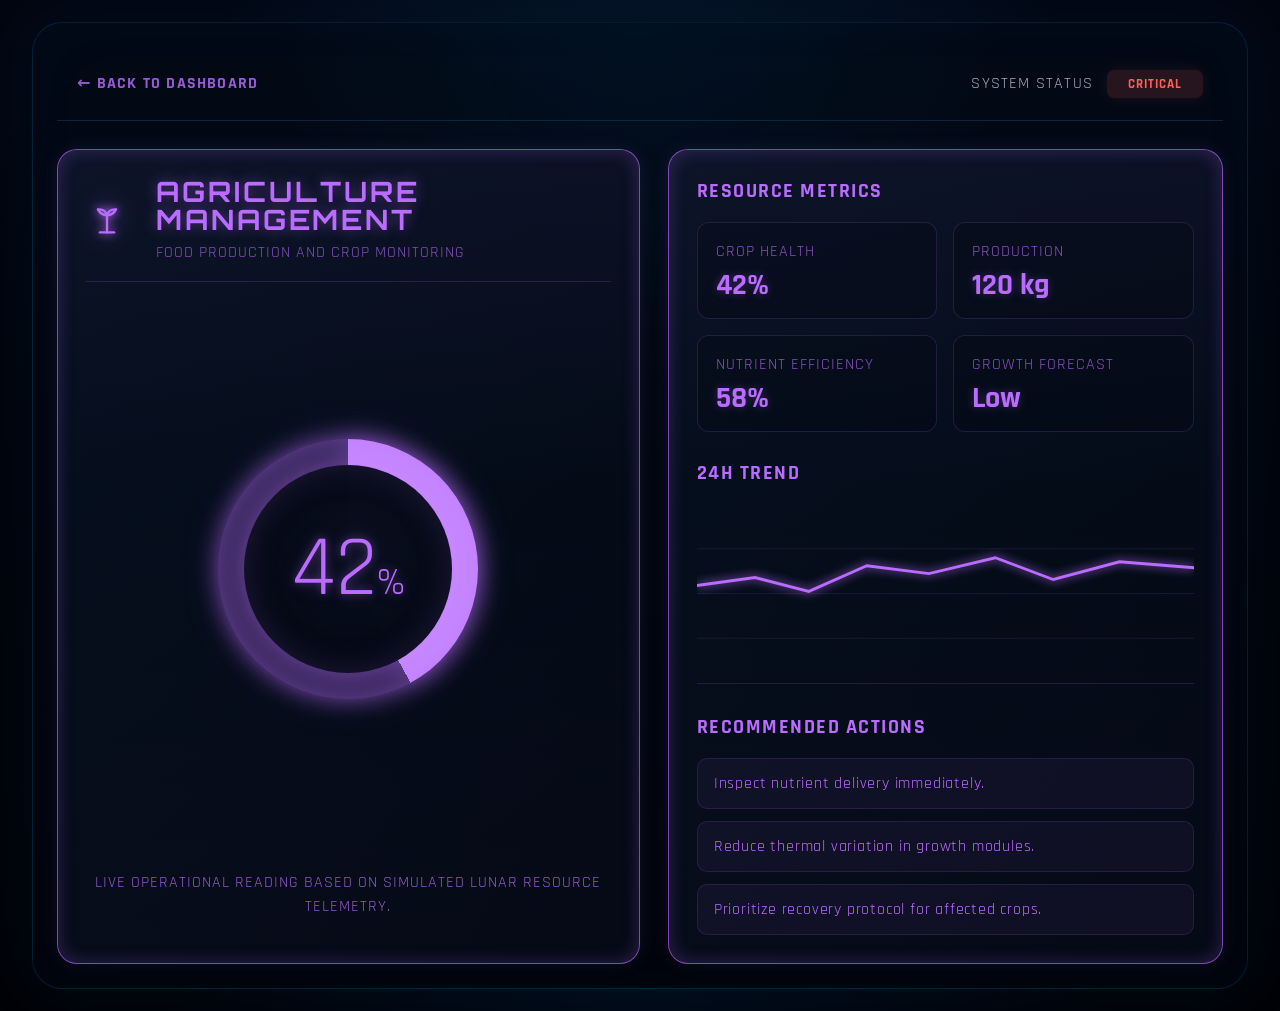
<file: agriculture.html>
<!DOCTYPE html>
<html lang="en">
<head>
  <meta charset="UTF-8" />
  <meta name="viewport" content="width=device-width, initial-scale=1.0" />
  <title>Agriculture Management | Luna Core</title>
  <link rel="preconnect" href="https://fonts.googleapis.com" />
  <link rel="preconnect" href="https://fonts.gstatic.com" crossorigin />
  <link href="https://fonts.googleapis.com/css2?family=Rajdhani:wght@500;600;700&family=Orbitron:wght@500;700;800&display=swap" rel="stylesheet" />
  <link rel="stylesheet" href="style.css" />
</head>
<body>
  <main class="dashboard detail-dashboard" style="--detail-color: var(--agriculture); --ring-color: var(--agriculture);">
    <header class="detail-topbar">
      <a class="back-link" href="index.html">← Back to Dashboard</a>
      <div class="detail-status">
        <span>System Status</span>
        <b class="status-badge status-critical">Critical</b>
      </div>
    </header>

    <section class="detail-layout">
      <article class="detail-hero">
        <header class="detail-title">
          <span class="card-icon"><svg viewBox="0 0 24 24" aria-hidden="true"><path d="M12 20V8" /><path d="M12 8c-2.8-.2-5-1.6-6.4-4.2 3.4-.2 5.6 1 6.4 4.2Z" /><path d="M12 8c2.8-.2 5-1.6 6.4-4.2-3.4-.2-5.6 1-6.4 4.2Z" /><path d="M7 20h10" /></svg></span>
          <div>
            <h1>Agriculture Management</h1>
            <p>Food production and crop monitoring</p>
          </div>
        </header>

        <div class="detail-main-metric">
          <div class="donut" style="--value:42; --ring-color:var(--agriculture);">
            <span>42<small>%</small></span>
          </div>
        </div>

        <p class="detail-summary">Live operational reading based on simulated lunar resource telemetry.</p>
      </article>

      <aside class="detail-panel">
        <h2>Resource Metrics</h2>
        <div class="detail-grid"><div class="detail-metric"><span>Crop Health</span><strong>42%</strong></div>
<div class="detail-metric"><span>Production</span><strong>120 kg</strong></div>
<div class="detail-metric"><span>Nutrient Efficiency</span><strong>58%</strong></div>
<div class="detail-metric"><span>Growth Forecast</span><strong>Low</strong></div></div>

        <h2 style="margin-top:28px;">24h Trend</h2>
        <svg class="detail-chart" viewBox="0 0 600 180" preserveAspectRatio="none" aria-hidden="true">
          <line x1="0" y1="45" x2="600" y2="45" />
          <line x1="0" y1="90" x2="600" y2="90" />
          <line x1="0" y1="135" x2="600" y2="135" />
          <polyline points="0,82 70,74 135,88 205,62 280,70 360,54 430,76 510,58 600,64" />
        </svg>

        <h2>Recommended Actions</h2>
        <ul class="action-list"><li>Inspect nutrient delivery immediately.</li>
<li>Reduce thermal variation in growth modules.</li>
<li>Prioritize recovery protocol for affected crops.</li></ul>
      </aside>
    </section>
  </main>
</body>
</html>
</file>
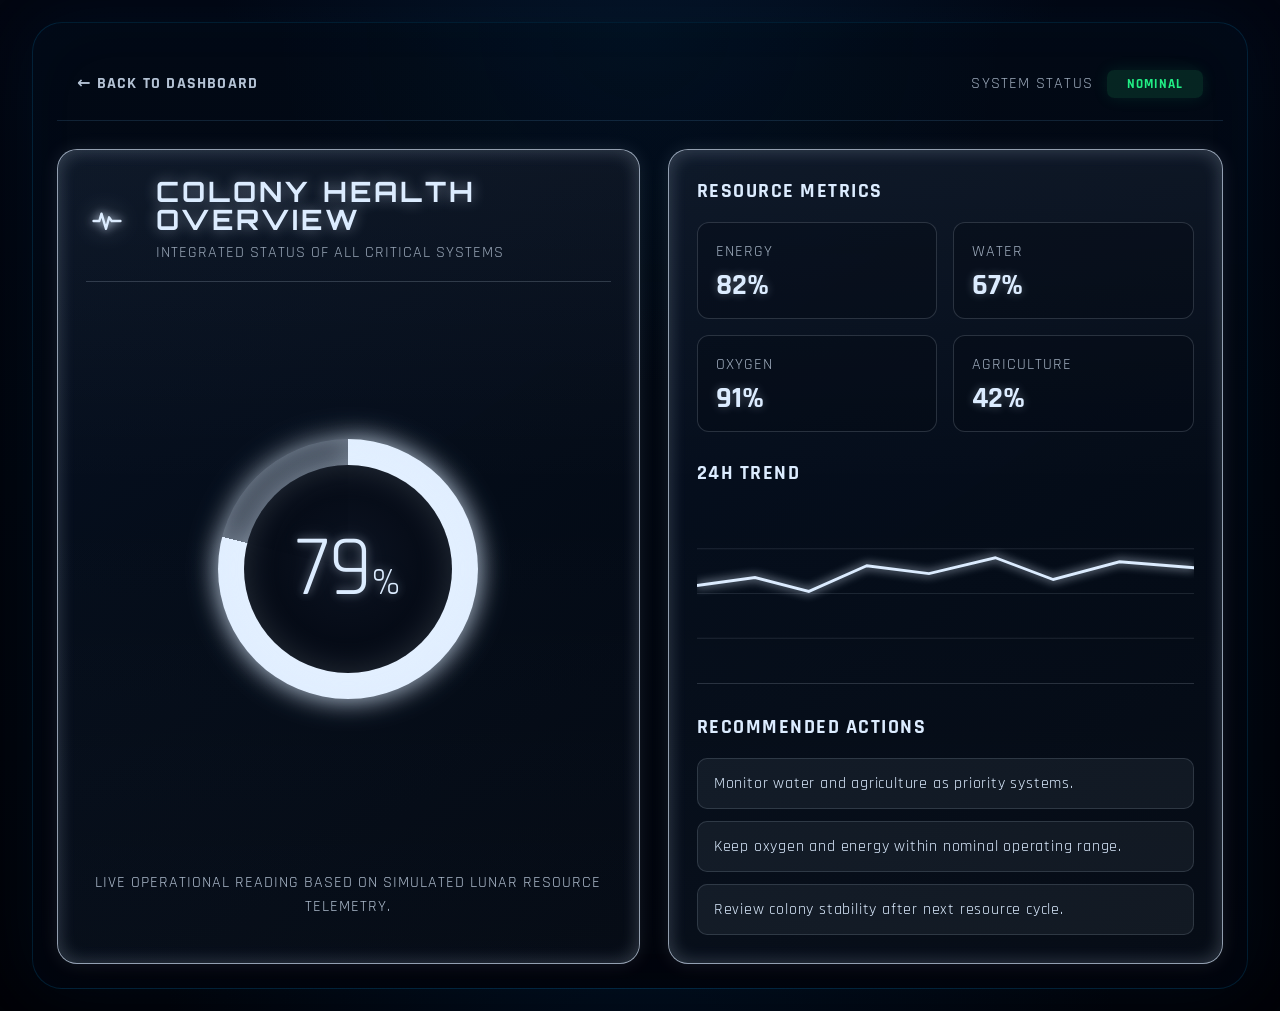
<file: colony-health.html>
<!DOCTYPE html>
<html lang="en">
<head>
  <meta charset="UTF-8" />
  <meta name="viewport" content="width=device-width, initial-scale=1.0" />
  <title>Colony Health Overview | Luna Core</title>
  <link rel="preconnect" href="https://fonts.googleapis.com" />
  <link rel="preconnect" href="https://fonts.gstatic.com" crossorigin />
  <link href="https://fonts.googleapis.com/css2?family=Rajdhani:wght@500;600;700&family=Orbitron:wght@500;700;800&display=swap" rel="stylesheet" />
  <link rel="stylesheet" href="style.css" />
</head>
<body>
  <main class="dashboard detail-dashboard" style="--detail-color: var(--center-color); --ring-color: var(--center-color);">
    <header class="detail-topbar">
      <a class="back-link" href="index.html">← Back to Dashboard</a>
      <div class="detail-status">
        <span>System Status</span>
        <b class="status-badge status-nominal">Nominal</b>
      </div>
    </header>

    <section class="detail-layout">
      <article class="detail-hero">
        <header class="detail-title">
          <span class="card-icon"><svg viewBox="0 0 24 24" aria-hidden="true"><path d="M2.5 12h4.1l1.5-5.2 3.2 10.7 2.2-8.1 1.8 2.6h6.2" /></svg></span>
          <div>
            <h1>Colony Health Overview</h1>
            <p>Integrated status of all critical systems</p>
          </div>
        </header>

        <div class="detail-main-metric">
          <div class="donut" style="--value:79; --ring-color:var(--center-color);">
            <span>79<small>%</small></span>
          </div>
        </div>

        <p class="detail-summary">Live operational reading based on simulated lunar resource telemetry.</p>
      </article>

      <aside class="detail-panel">
        <h2>Resource Metrics</h2>
        <div class="detail-grid"><div class="detail-metric"><span>Energy</span><strong>82%</strong></div>
<div class="detail-metric"><span>Water</span><strong>67%</strong></div>
<div class="detail-metric"><span>Oxygen</span><strong>91%</strong></div>
<div class="detail-metric"><span>Agriculture</span><strong>42%</strong></div></div>

        <h2 style="margin-top:28px;">24h Trend</h2>
        <svg class="detail-chart" viewBox="0 0 600 180" preserveAspectRatio="none" aria-hidden="true">
          <line x1="0" y1="45" x2="600" y2="45" />
          <line x1="0" y1="90" x2="600" y2="90" />
          <line x1="0" y1="135" x2="600" y2="135" />
          <polyline points="0,82 70,74 135,88 205,62 280,70 360,54 430,76 510,58 600,64" />
        </svg>

        <h2>Recommended Actions</h2>
        <ul class="action-list"><li>Monitor water and agriculture as priority systems.</li>
<li>Keep oxygen and energy within nominal operating range.</li>
<li>Review colony stability after next resource cycle.</li></ul>
      </aside>
    </section>
  </main>
</body>
</html>
</file>
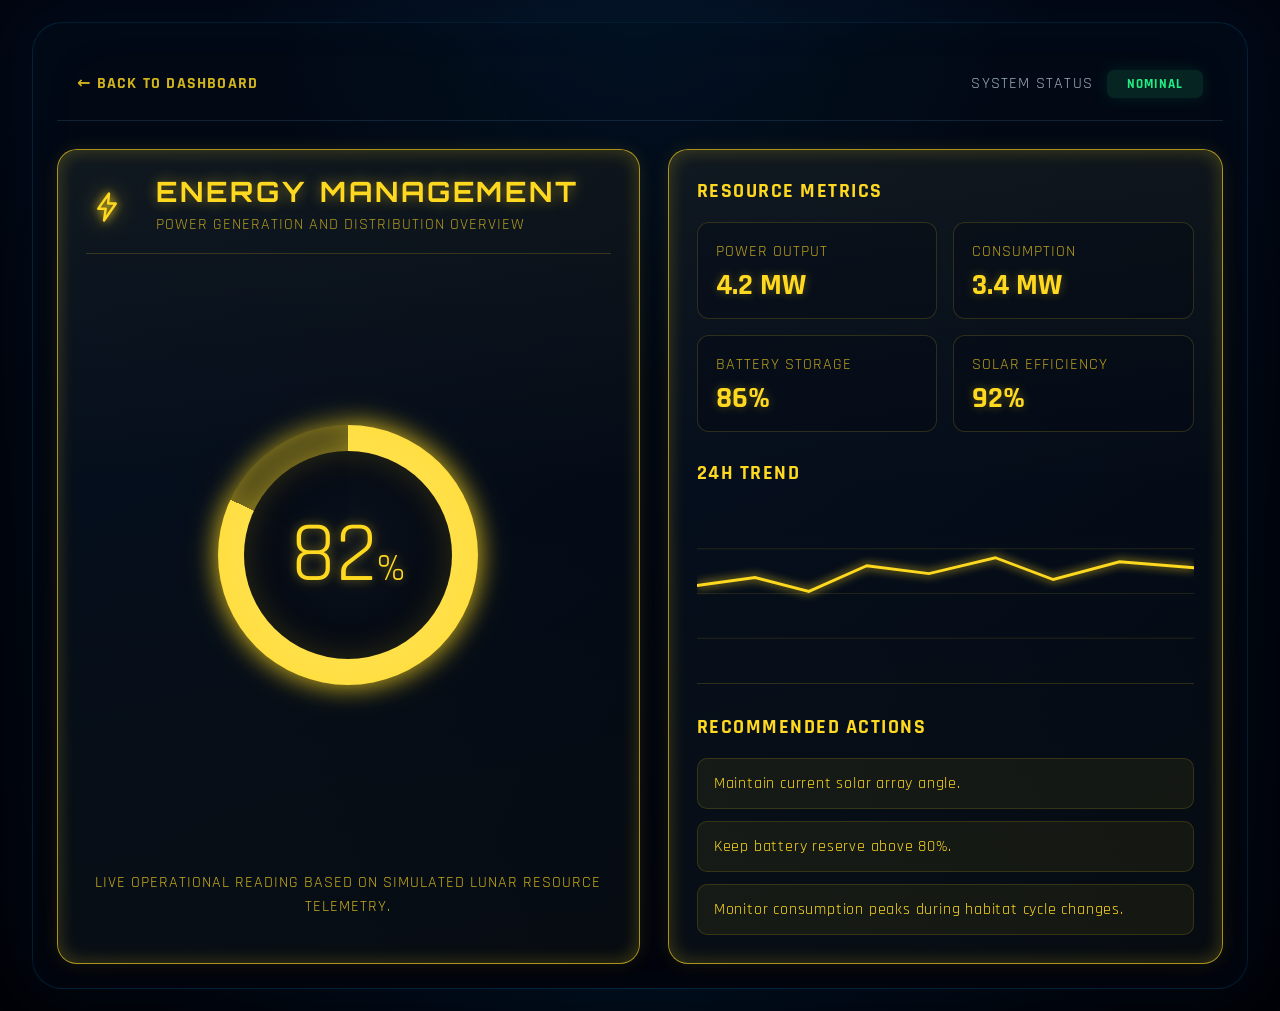
<file: energy.html>
<!DOCTYPE html>
<html lang="en">
<head>
  <meta charset="UTF-8" />
  <meta name="viewport" content="width=device-width, initial-scale=1.0" />
  <title>Energy Management | Luna Core</title>
  <link rel="preconnect" href="https://fonts.googleapis.com" />
  <link rel="preconnect" href="https://fonts.gstatic.com" crossorigin />
  <link href="https://fonts.googleapis.com/css2?family=Rajdhani:wght@500;600;700&family=Orbitron:wght@500;700;800&display=swap" rel="stylesheet" />
  <link rel="stylesheet" href="style.css" />
</head>
<body>
  <main class="dashboard detail-dashboard" style="--detail-color: var(--energy); --ring-color: var(--energy);">
    <header class="detail-topbar">
      <a class="back-link" href="index.html">← Back to Dashboard</a>
      <div class="detail-status">
        <span>System Status</span>
        <b class="status-badge status-nominal">Nominal</b>
      </div>
    </header>

    <section class="detail-layout">
      <article class="detail-hero">
        <header class="detail-title">
          <span class="card-icon"><svg viewBox="0 0 24 24" aria-hidden="true"><path d="M13.4 2.5 5.8 13.2h5.3l-1.2 8.3 8.3-12h-5.4l.6-7Z" /></svg></span>
          <div>
            <h1>Energy Management</h1>
            <p>Power generation and distribution overview</p>
          </div>
        </header>

        <div class="detail-main-metric">
          <div class="donut" style="--value:82; --ring-color:var(--energy);">
            <span>82<small>%</small></span>
          </div>
        </div>

        <p class="detail-summary">Live operational reading based on simulated lunar resource telemetry.</p>
      </article>

      <aside class="detail-panel">
        <h2>Resource Metrics</h2>
        <div class="detail-grid"><div class="detail-metric"><span>Power Output</span><strong>4.2 MW</strong></div>
<div class="detail-metric"><span>Consumption</span><strong>3.4 MW</strong></div>
<div class="detail-metric"><span>Battery Storage</span><strong>86%</strong></div>
<div class="detail-metric"><span>Solar Efficiency</span><strong>92%</strong></div></div>

        <h2 style="margin-top:28px;">24h Trend</h2>
        <svg class="detail-chart" viewBox="0 0 600 180" preserveAspectRatio="none" aria-hidden="true">
          <line x1="0" y1="45" x2="600" y2="45" />
          <line x1="0" y1="90" x2="600" y2="90" />
          <line x1="0" y1="135" x2="600" y2="135" />
          <polyline points="0,82 70,74 135,88 205,62 280,70 360,54 430,76 510,58 600,64" />
        </svg>

        <h2>Recommended Actions</h2>
        <ul class="action-list"><li>Maintain current solar array angle.</li>
<li>Keep battery reserve above 80%.</li>
<li>Monitor consumption peaks during habitat cycle changes.</li></ul>
      </aside>
    </section>
  </main>
</body>
</html>
</file>
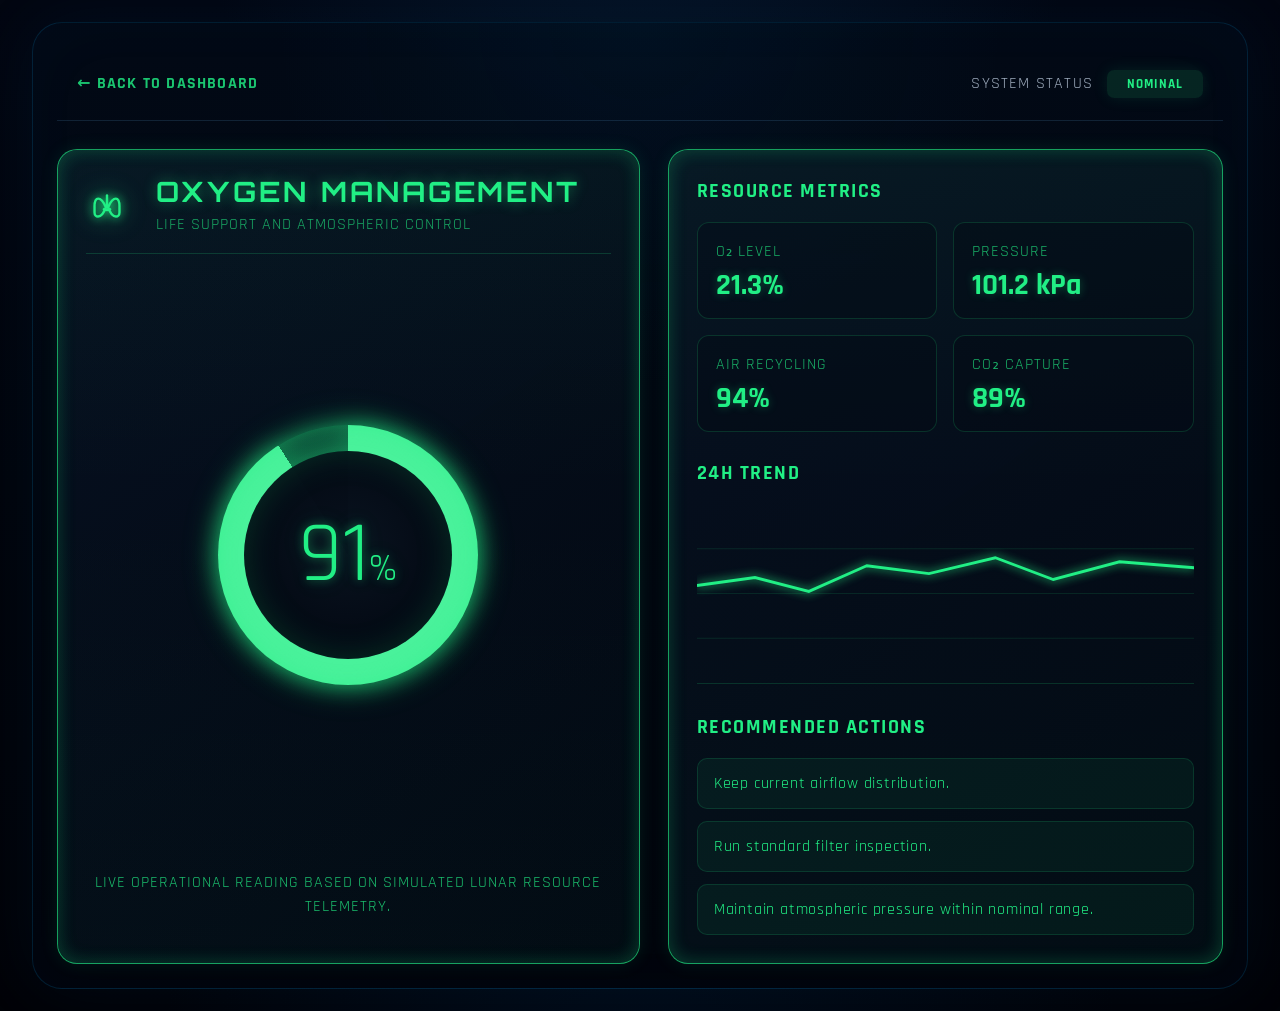
<file: oxygen.html>
<!DOCTYPE html>
<html lang="en">
<head>
  <meta charset="UTF-8" />
  <meta name="viewport" content="width=device-width, initial-scale=1.0" />
  <title>Oxygen Management | Luna Core</title>
  <link rel="preconnect" href="https://fonts.googleapis.com" />
  <link rel="preconnect" href="https://fonts.gstatic.com" crossorigin />
  <link href="https://fonts.googleapis.com/css2?family=Rajdhani:wght@500;600;700&family=Orbitron:wght@500;700;800&display=swap" rel="stylesheet" />
  <link rel="stylesheet" href="style.css" />
</head>
<body>
  <main class="dashboard detail-dashboard" style="--detail-color: var(--oxygen); --ring-color: var(--oxygen);">
    <header class="detail-topbar">
      <a class="back-link" href="index.html">← Back to Dashboard</a>
      <div class="detail-status">
        <span>System Status</span>
        <b class="status-badge status-nominal">Nominal</b>
      </div>
    </header>

    <section class="detail-layout">
      <article class="detail-hero">
        <header class="detail-title">
          <span class="card-icon"><svg viewBox="0 0 24 24" aria-hidden="true"><path d="M11.2 12.1c-1.6-3.6-3.6-6-5.4-6-1.7 0-2.6 2.2-2.6 5.6v4.1c0 1.7 1.1 2.9 2.5 2.9 2.2 0 4.2-2.7 5.5-6.6Z" /><path d="M12.8 12.1c1.6-3.6 3.6-6 5.4-6 1.7 0 2.6 2.2 2.6 5.6v4.1c0 1.7-1.1 2.9-2.5 2.9-2.2 0-4.2-2.7-5.5-6.6Z" /><path d="M12 3.8v8.7" /><path d="M9.8 13.6c1.4.8 3 .8 4.4 0" /></svg></span>
          <div>
            <h1>Oxygen Management</h1>
            <p>Life support and atmospheric control</p>
          </div>
        </header>

        <div class="detail-main-metric">
          <div class="donut" style="--value:91; --ring-color:var(--oxygen);">
            <span>91<small>%</small></span>
          </div>
        </div>

        <p class="detail-summary">Live operational reading based on simulated lunar resource telemetry.</p>
      </article>

      <aside class="detail-panel">
        <h2>Resource Metrics</h2>
        <div class="detail-grid"><div class="detail-metric"><span>O₂ Level</span><strong>21.3%</strong></div>
<div class="detail-metric"><span>Pressure</span><strong>101.2 kPa</strong></div>
<div class="detail-metric"><span>Air Recycling</span><strong>94%</strong></div>
<div class="detail-metric"><span>CO₂ Capture</span><strong>89%</strong></div></div>

        <h2 style="margin-top:28px;">24h Trend</h2>
        <svg class="detail-chart" viewBox="0 0 600 180" preserveAspectRatio="none" aria-hidden="true">
          <line x1="0" y1="45" x2="600" y2="45" />
          <line x1="0" y1="90" x2="600" y2="90" />
          <line x1="0" y1="135" x2="600" y2="135" />
          <polyline points="0,82 70,74 135,88 205,62 280,70 360,54 430,76 510,58 600,64" />
        </svg>

        <h2>Recommended Actions</h2>
        <ul class="action-list"><li>Keep current airflow distribution.</li>
<li>Run standard filter inspection.</li>
<li>Maintain atmospheric pressure within nominal range.</li></ul>
      </aside>
    </section>
  </main>
</body>
</html>
</file>
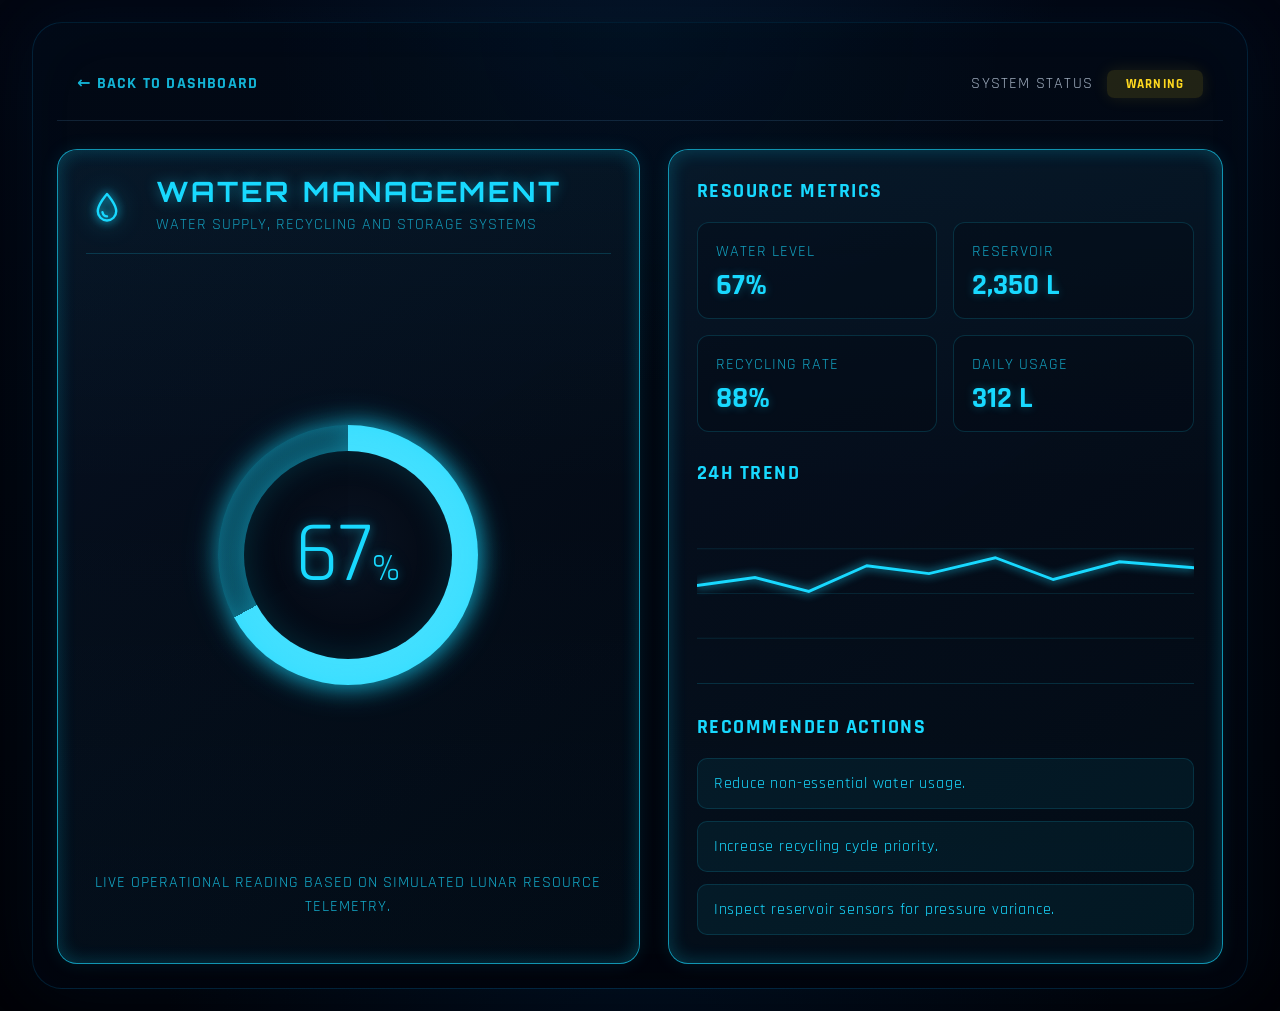
<file: water.html>
<!DOCTYPE html>
<html lang="en">
<head>
  <meta charset="UTF-8" />
  <meta name="viewport" content="width=device-width, initial-scale=1.0" />
  <title>Water Management | Luna Core</title>
  <link rel="preconnect" href="https://fonts.googleapis.com" />
  <link rel="preconnect" href="https://fonts.gstatic.com" crossorigin />
  <link href="https://fonts.googleapis.com/css2?family=Rajdhani:wght@500;600;700&family=Orbitron:wght@500;700;800&display=swap" rel="stylesheet" />
  <link rel="stylesheet" href="style.css" />
</head>
<body>
  <main class="dashboard detail-dashboard" style="--detail-color: var(--water); --ring-color: var(--water);">
    <header class="detail-topbar">
      <a class="back-link" href="index.html">← Back to Dashboard</a>
      <div class="detail-status">
        <span>System Status</span>
        <b class="status-badge status-warning">Warning</b>
      </div>
    </header>

    <section class="detail-layout">
      <article class="detail-hero">
        <header class="detail-title">
          <span class="card-icon"><svg viewBox="0 0 24 24" aria-hidden="true"><path d="M12 2.8S5.5 10.1 5.5 15a6.5 6.5 0 0 0 13 0C18.5 10.1 12 2.8 12 2.8Z" /><path d="M8.8 15.7c.4 1.7 1.7 2.9 3.2 2.9" /></svg></span>
          <div>
            <h1>Water Management</h1>
            <p>Water supply, recycling and storage systems</p>
          </div>
        </header>

        <div class="detail-main-metric">
          <div class="donut" style="--value:67; --ring-color:var(--water);">
            <span>67<small>%</small></span>
          </div>
        </div>

        <p class="detail-summary">Live operational reading based on simulated lunar resource telemetry.</p>
      </article>

      <aside class="detail-panel">
        <h2>Resource Metrics</h2>
        <div class="detail-grid"><div class="detail-metric"><span>Water Level</span><strong>67%</strong></div>
<div class="detail-metric"><span>Reservoir</span><strong>2,350 L</strong></div>
<div class="detail-metric"><span>Recycling Rate</span><strong>88%</strong></div>
<div class="detail-metric"><span>Daily Usage</span><strong>312 L</strong></div></div>

        <h2 style="margin-top:28px;">24h Trend</h2>
        <svg class="detail-chart" viewBox="0 0 600 180" preserveAspectRatio="none" aria-hidden="true">
          <line x1="0" y1="45" x2="600" y2="45" />
          <line x1="0" y1="90" x2="600" y2="90" />
          <line x1="0" y1="135" x2="600" y2="135" />
          <polyline points="0,82 70,74 135,88 205,62 280,70 360,54 430,76 510,58 600,64" />
        </svg>

        <h2>Recommended Actions</h2>
        <ul class="action-list"><li>Reduce non-essential water usage.</li>
<li>Increase recycling cycle priority.</li>
<li>Inspect reservoir sensors for pressure variance.</li></ul>
      </aside>
    </section>
  </main>
</body>
</html>
</file>
<file: style.css>
@import url("https://fonts.googleapis.com/css2?family=Rajdhani:wght@500;600;700&family=Orbitron:wght@500;700;800&display=swap");

:root {
  --bg: #01040b;
  --text: #edf7ff;
  --muted: #93aabe;
  --line: rgba(110, 200, 255, .22);

  --energy: #ffd91f;
  --water: #18d9ff;
  --oxygen: #21ef85;
  --agriculture: #b96cff;
  --center-color: #dcecff;

  --nominal: #21ef85;
  --warning: #ffd91f;
  --critical: #ff5f55;
}

* {
  box-sizing: border-box;
}

body {
  margin: 0;
  min-height: 100vh;
  overflow-x: hidden;

  color: var(--text);
  font-family: Rajdhani, Inter, system-ui, sans-serif;

  background:
    radial-gradient(circle at 50% -18%, rgba(8, 38, 68, .55) 0%, transparent 34%),
    radial-gradient(circle at 50% 110%, rgba(0, 35, 70, .28) 0%, transparent 38%),
    linear-gradient(180deg, #020611 0%, #01040b 48%, #000207 100%);
}

body::before {
  content: "";
  position: fixed;
  inset: 0;
  opacity: .16;
  pointer-events: none;

  background-image:
    linear-gradient(rgba(100, 200, 255, .022) 1px, transparent 1px),
    linear-gradient(90deg, rgba(100, 200, 255, .022) 1px, transparent 1px);
  background-size: 54px 54px;
  mask-image: radial-gradient(circle, #000 28%, transparent 78%);
}

.dashboard {
  width: min(1540px, 95vw);
  margin: 22px auto;
  padding: 24px;

  border: 1px solid rgba(0, 142, 214, .18);
  border-radius: 30px;

  background:
    radial-gradient(circle at 50% 0%, rgba(0, 80, 130, .10), transparent 32%),
    linear-gradient(180deg, rgba(2, 10, 22, .92), rgba(0, 4, 12, .96));

  box-shadow:
    0 0 70px rgba(0, 120, 190, .08),
    inset 0 0 70px rgba(0, 140, 220, .025);
}

/* =========================
   Header
========================= */

.topbar {
  min-height: 74px;
  padding: 0 20px;

  display: grid;
  grid-template-columns: minmax(360px, 1fr) auto auto;
  gap: 28px;
  align-items: center;

  border-bottom: 1px solid rgba(107, 192, 255, .14);
}

.header-block {
  display: flex;
  align-items: center;
  min-width: 0;
}

.header-brand {
  justify-content: flex-start;
}

.header-center {
  justify-content: center;
  gap: 12px;
}

.header-right {
  justify-content: flex-end;
  gap: 18px;
  margin-left: auto;
}

.brand {
  display: flex;
  align-items: center;
  gap: 14px;
  min-width: 0;
}

.moon {
  width: 42px;
  height: 42px;
  flex: 0 0 42px;

  border: 1px solid rgba(120, 220, 255, .28);
  border-radius: 50%;

  background:
    radial-gradient(circle at 68% 38%, #8be6ff 0 18%, transparent 19%),
    linear-gradient(135deg, #dff8ff 0%, #55d8ff 42%, #071d33 44%, #020812 100%);

  box-shadow:
    0 0 18px rgba(40, 201, 255, .34),
    inset 0 0 12px rgba(255, 255, 255, .16);
}

.brand h1 {
  margin: 0;

  font-family: Orbitron, sans-serif;
  font-size: 26px;
  line-height: 1;
  letter-spacing: 9px;
  white-space: nowrap;
}

.brand p {
  margin: 6px 0 0;

  color: #9fb6ca;
  font-size: 14px;
  line-height: 1;
  text-transform: uppercase;
  letter-spacing: 1.2px;
  white-space: nowrap;
}

.top-pill,
.alert-button {
  height: 42px;
  padding: 0 14px;

  display: flex;
  align-items: center;

  border: 1px solid rgba(44, 143, 213, .22);
  border-radius: 8px;

  background: rgba(4, 13, 25, .66);

  color: #c5d8ea;
  text-transform: uppercase;
  letter-spacing: 1.1px;
}

.top-pill {
  justify-content: space-between;
  gap: 10px;
  font-size: 12px;
}

.utc-pill {
  width: 220px;
}

.status-pill {
  width: 255px;
}

.top-pill span,
.top-pill strong {
  white-space: nowrap;
}

.top-pill span {
  color: #9bb0c5;
}

.alert-button {
  width: 132px;
  justify-content: center;

  color: var(--critical);
  border-color: rgba(255, 95, 85, .45);
  box-shadow: 0 0 22px rgba(255, 95, 85, .10);

  font: inherit;
  font-size: 13px;
  font-weight: 800;
  cursor: pointer;
  white-space: nowrap;
}

.base-info {
  min-width: 150px;
  height: 42px;
  padding-left: 20px;

  display: flex;
  flex-direction: column;
  justify-content: center;
  gap: 5px;

  border-left: 1px solid rgba(107, 192, 255, .18);

  color: #c5d8ea;
  text-transform: uppercase;
}

.base-info strong {
  font-family: Orbitron, sans-serif;
  font-size: 13px;
  line-height: 1;
  letter-spacing: 1.5px;
}

.base-info span {
  color: #8ca7c1;
  font-size: 11px;
  line-height: 1;
  letter-spacing: 1.2px;
}

/* =========================
   Status
========================= */

.status-text,
.status-badge {
  text-transform: uppercase;
}

.status-text {
  padding: 0;
  background: transparent;
  font-weight: 800;
}

.status-text.status-nominal { color: var(--nominal); }
.status-text.status-warning { color: var(--warning); }
.status-text.status-critical { color: var(--critical); }

.status-badge {
  min-width: 96px;
  padding: 6px 18px;

  display: inline-flex;
  justify-content: center;

  border-radius: 7px;

  font-size: 13px;
  font-weight: 800;
  letter-spacing: 1.1px;
}

.status-badge.status-nominal {
  color: var(--nominal);
  background: rgba(33, 239, 133, .12);
  box-shadow: 0 0 16px rgba(33, 239, 133, .10);
}

.status-badge.status-warning {
  color: var(--warning);
  background: rgba(255, 217, 31, .12);
  box-shadow: 0 0 16px rgba(255, 217, 31, .10);
}

.status-badge.status-critical {
  color: var(--critical);
  background: rgba(255, 95, 85, .14);
  box-shadow: 0 0 16px rgba(255, 95, 85, .10);
}

/* =========================
   Main layout
========================= */

.main-grid {
  margin-top: 28px;
  display: grid;
  grid-template-columns: 1fr 1.18fr 1fr;
  gap: 28px;
}

.resource-column {
  display: grid;
  grid-template-rows: 1fr 1fr;
  gap: 20px;
}

/* =========================
   Card base
========================= */

.resource-card,
.center-card {
  position: relative;
  overflow: hidden;

  border: 1px solid var(--line);
  border-radius: 18px;

  background: linear-gradient(145deg, rgba(8, 23, 41, .86), rgba(3, 10, 20, .9));

  box-shadow:
    inset 0 0 24px rgba(106, 202, 255, .025),
    0 0 26px rgba(0, 174, 255, .06);

  backdrop-filter: blur(14px);
}

.card-header {
  position: relative;
  z-index: 2;
  display: grid;
  grid-template-columns: 42px 1fr;
  align-items: center;
  gap: 14px;
  border-bottom: 1px solid color-mix(in srgb, var(--accent, #6ec8ff), transparent 82%);
}

.card-icon {
  width: 42px;

  display: flex;
  align-items: center;
  justify-content: center;

  color: var(--accent);
  font-size: 38px;
  line-height: 1;

  text-shadow:
    0 0 10px currentColor,
    0 0 22px color-mix(in srgb, currentColor, transparent 55%);
}

h2,
h3 {
  margin: 0;
  text-transform: uppercase;
  letter-spacing: 1.5px;
}

h2 {
  font-size: 23px;
}

/* =========================
   Resource cards
========================= */

.resource-card {
  display: grid;

  grid-template-rows:
    52px
    1fr
    48px;

  min-height: 285px;

  padding: 16px 28px;

  gap: 10px;

  color: var(--resource);

  border-color: color-mix(in srgb, var(--resource), transparent 34%);

  background:
    linear-gradient(
      145deg,
      rgba(7, 18, 34, .92),
      rgba(2, 8, 18, .97)
    );

  box-shadow:
    inset 0 0 16px color-mix(in srgb, var(--resource), transparent 91%),
    0 0 14px color-mix(in srgb, var(--resource), transparent 92%);
}

.resource-card::before {
  content: "";
  position: absolute;
  inset: 0;
  border-radius: inherit;
  opacity: .82;
  pointer-events: none;

  background:
    linear-gradient(
      180deg,
      color-mix(in srgb, var(--resource), transparent 97%) 0%,
      transparent 35%,
      color-mix(in srgb, var(--resource), transparent 98%) 100%
    );

  box-shadow: inset 0 0 18px color-mix(in srgb, var(--resource), transparent 86%);
}

.resource-card::after {
  content: "";
  position: absolute;
  inset: -1px;
  border-radius: inherit;
  opacity: .72;
  pointer-events: none;

  border: 1px solid color-mix(in srgb, var(--resource), transparent 58%);

  box-shadow:
    0 0 12px color-mix(in srgb, var(--resource), transparent 88%),
    inset 0 0 10px color-mix(in srgb, var(--resource), transparent 89%);
}

.resource-energy {
  --resource: var(--energy);
  --accent: var(--energy);
}

.resource-oxygen {
  --resource: var(--oxygen);
  --accent: var(--oxygen);
}

.resource-water {
  --resource: var(--water);
  --accent: var(--water);
}

.resource-agriculture {
  --resource: var(--agriculture);
  --accent: var(--agriculture);
}

.resource-card h2 {
  color: var(--resource);
  text-shadow: 0 0 14px color-mix(in srgb, var(--resource), transparent 55%);
}

.resource-content {
  position: relative;
  z-index: 2;

  display: grid;
    grid-template-columns: minmax(130px, 158px) minmax(0, 1fr);
  gap: 24px;
  align-items: center;

  padding: 14px 0 18px;
}

.resource-metrics {
  min-height: 0px;
  padding-left: 22px;

  display: grid;
  align-content: center;
  gap: 10px;

  border-left: 1px solid color-mix(in srgb, var(--resource), transparent 84%);
}

.resource-metrics p {
  margin: 0;
  white-space: nowrap;
  color: var(--resource);
  opacity: .72;

  text-transform: uppercase;
  letter-spacing: 1px;
}

.resource-metrics strong {
  display: block;
  margin-top: 6px;
  white-space: nowrap;
  color: var(--resource);
  opacity: .96;

  font-size: 28px;
  line-height: 1;
  text-transform: none;

  text-shadow: 0 0 10px color-mix(in srgb, var(--resource), transparent 68%);
}

.resource-metrics small {
  color: var(--resource);
  opacity: .85;
  font-size: .58em;
}

.sparkline {
  min-width: 0;
  width: 100%;
  height: 48px;
  overflow: visible;
  background: transparent;
}

.spark-area {
  fill: currentColor;
  opacity: .18;

  mask-image: linear-gradient(
    180deg,
    rgba(0, 0, 0, .9) 0%,
    rgba(0, 0, 0, .35) 45%,
    transparent 100%
  );
}

.sparkline polyline {
  fill: none;
  stroke: currentColor;
  stroke-width: 3;
  stroke-linecap: round;
  stroke-linejoin: round;

  filter:
    drop-shadow(0 0 4px currentColor)
    drop-shadow(0 0 8px color-mix(in srgb, currentColor, transparent 55%));
}

.card-footer {
  position: relative;
  z-index: 2;

  display: flex;
  align-items: center;
  gap: 20px;

  border-top: 1px solid color-mix(in srgb, var(--resource), transparent 84%);

  color: var(--resource);
  opacity: .78;

  text-transform: uppercase;
  letter-spacing: 1.2px;
}

/* =========================
   Donut charts
========================= */

.donut {
  --percent: calc(var(--value) * 1%);

  width: 158px;
  aspect-ratio: 1;
  border-radius: 50%;

  display: grid;
  place-items: center;

  position: relative;

  background:
    conic-gradient(
      color-mix(in srgb, var(--ring-color), white 18%) var(--percent),
      color-mix(in srgb, var(--ring-color), transparent 78%) 0
    );

  box-shadow:
    0 0 22px color-mix(in srgb, var(--ring-color), transparent 45%),
    inset 0 0 18px color-mix(in srgb, var(--ring-color), transparent 65%);

  filter: drop-shadow(0 0 14px color-mix(in srgb, var(--ring-color), transparent 55%));
}

.donut::before {
  content: "";
  position: absolute;
  inset: 16px;
  border-radius: 50%;

  background: radial-gradient(circle at 50% 45%, rgba(8, 15, 29, .98), #020711 78%);

  box-shadow: inset 0 0 34px color-mix(in srgb, var(--ring-color), transparent 82%);
}

.donut span {
  position: relative;
  z-index: 2;

  color: var(--ring-color);
  font-size: 56px;
  font-weight: 400;
  line-height: 1;

  text-shadow:
    0 0 10px color-mix(in srgb, var(--ring-color), transparent 60%),
    0 0 22px color-mix(in srgb, var(--ring-color), transparent 82%);
}

.donut small {
  font-size: .45em;
}

/* =========================
   Center card
========================= */

.center-card {
  --accent: var(--center-color);

  min-height: 686px;
  padding: 26px 28px;

  display: grid;
  grid-template-rows: 62px 1fr 122px;
  gap: 0;

  color: var(--center-color);
  text-align: center;

  border-color: rgba(220, 236, 255, .28);

  background: linear-gradient(180deg, rgba(6, 20, 38, .92), rgba(2, 9, 18, .96));

  box-shadow:
    0 0 22px rgba(220, 236, 255, .08),
    inset 0 0 22px rgba(220, 236, 255, .04);
}

.center-card::before {
  content: "";
  position: absolute;
  inset: 0;
  z-index: 0;
  opacity: .38;
  pointer-events: none;

  background-image:
    linear-gradient(180deg, rgba(2, 9, 18, .12), rgba(2, 9, 18, .22)),
    url("assets/colony-bg.png");
  background-repeat: no-repeat;
  background-position: center;
  background-size: cover;
}

.center-card::after {
  content: "";
  position: absolute;
  inset: 0;
  z-index: 1;
  pointer-events: none;

  background:
    radial-gradient(circle at 50% 39%, rgba(220, 236, 255, .10), transparent 42%),
    linear-gradient(180deg, rgba(255, 255, 255, .025), transparent 16%, transparent 78%, rgba(0, 0, 0, .18));
}

.center-card > * {
  position: relative;
  z-index: 2;
}

.center-header {
  width: 100%;
  height: 62px;

  display: grid;
  grid-template-columns: 54px 1fr;
  align-items: center;
  gap: 14px;

  border-bottom: 1px solid rgba(220, 236, 255, .12);
}

.center-header h2 {
  color: var(--center-color);
  text-align: left;
  white-space: nowrap;
}

.center-header .card-icon {
  width: 54px;
  color: var(--center-color);
}

.center-content {
  display: grid;
  justify-items: center;
  align-content: center;
  gap: 20px;
}

.center-content p {
  max-width: 360px;
  margin: 0;

  color: rgba(220, 236, 255, .82);
  text-transform: uppercase;
  line-height: 1.5;
  letter-spacing: 1px;
}

.center-content p span {
  display: block;
}

.donut-large {
  width: 285px;

  background:
    conic-gradient(
      var(--center-color) 0 79%,
      rgba(220, 236, 255, .16) 79% 100%
    );

  box-shadow:
    0 0 26px rgba(220, 236, 255, .10),
    inset 0 0 20px rgba(220, 236, 255, .06);

  filter: drop-shadow(0 0 12px rgba(220, 236, 255, .10));
}

.donut-large::before {
  inset: 32px;
  box-shadow: inset 0 0 30px rgba(220, 236, 255, .08);
}

.donut-large span {
  color: var(--center-color);
  font-size: 100px;

  text-shadow:
    0 0 10px rgba(220, 236, 255, .18),
    0 0 20px rgba(220, 236, 255, .06);
}

/* Center metrics */

.mini-stats {
  display: grid;
  grid-template-columns: repeat(3, 1fr);
  height: 122px;

  overflow: hidden;

  border: 1px solid rgba(220, 236, 255, .12);
  border-radius: 12px;

  background: rgba(3, 10, 20, .42);
  backdrop-filter: blur(6px);
}

.stat-box {
  min-width: 0;
  padding: 16px 10px;

  display: flex;
  flex-direction: column;
  justify-content: center;
  align-items: center;
  gap: 10px;

  border-right: 1px solid rgba(220, 236, 255, .12);
}

.stat-box:last-child {
  border-right: 0;
}

.stat-box span {
  color: rgba(220, 236, 255, .72);

  font-size: 12px;
  line-height: 1;
  letter-spacing: .6px;
  text-align: center;
  text-transform: uppercase;
  white-space: nowrap;
}

.stat-box strong {
  display: flex;
  align-items: center;
  justify-content: center;
  gap: 8px;

  color: rgba(238, 247, 255, .96);

  font-size: 22px;
  font-weight: 700;
  line-height: 1;
}

.stat-box strong i {
  color: rgba(220, 236, 255, .82);
  font-size: 18px;
}

.stat-box strong small {
  font-size: .58em;
}

.stat-box em {
  color: #00d9ff;

  font-size: 12px;
  font-style: normal;
  font-weight: 700;
  line-height: 1;
  text-transform: uppercase;
}

/* =========================
   Responsive
========================= */

@media (max-width: 1350px) {
  .topbar {
    grid-template-columns: 1fr auto;
    grid-template-areas:
      "brand right"
      "center right";
    row-gap: 12px;
    column-gap: 24px;
    padding: 14px 20px;
  }

  .header-brand { grid-area: brand; }

  .header-center {
    grid-area: center;
    justify-content: flex-start;
  }

  .header-right {
    grid-area: right;
    align-self: center;
    justify-content: flex-end;
  }
}

@media (max-width: 1100px) {
  .main-grid {
    grid-template-columns: 1fr;
  }

  .resource-content {
    grid-template-columns: 158px 1fr;
    gap: 22px;
    justify-items: center;
  }

  .resource-metrics {
    width: 100%;
    min-height: auto;
    padding-left: 0;
    border-left: 0;
  }

  .center-card {
    min-height: auto;
  }

  .mini-stats {
    grid-template-columns: 1fr;
    height: auto;
  }

  .trend-content {
    grid-template-columns: 1fr;
  }
}

@media (max-width: 900px) {
  .topbar {
    grid-template-columns: 1fr;
    grid-template-areas:
      "brand"
      "center"
      "right";
  }

  .header-brand {
    justify-content: flex-start;
  }

  .header-center {
    width: 100%;
    justify-content: space-between;
  }

  .header-right {
    width: 100%;
    justify-content: flex-end;
  }

  .utc-pill,
  .status-pill {
    width: calc(50% - 6px);
  }
}

@media (max-width: 760px) {
  .dashboard {
    width: 100%;
    margin: 0;
    padding: 16px;
    border-radius: 0;
  }

  .topbar {
    padding: 14px 0;
    gap: 14px;
  }

  .brand h1 {
    font-size: 22px;
    letter-spacing: 6px;
  }

  .brand p {
    font-size: 10px;
    letter-spacing: 1px;
  }

  .moon {
    width: 38px;
    height: 38px;
    flex-basis: 38px;
  }

  .header-center {
    flex-direction: column;
    align-items: stretch;
  }

  .utc-pill,
  .status-pill {
    width: 100%;
  }

  .alert-button {
    width: 120px;
    height: 40px;
    font-size: 11px;
  }

  .base-info {
    height: 40px;
  }
}

@media (max-width: 520px) {
  .header-right {
    justify-content: space-between;
    gap: 12px;
  }

  .alert-button {
    width: 112px;
  }

  .base-info {
    min-width: 130px;
    padding-left: 14px;
  }
}

@media (max-width: 1250px) {
  .resource-card {
    padding: 16px 22px;
  }

  .resource-content {
    grid-template-columns: 135px 1fr;
    gap: 18px;
  }

  .donut {
    width: 135px;
  }

  .resource-metrics strong {
    font-size: 24px;
  }

  .resource-metrics p {
    font-size: 13px;
  }
}

@media (max-width: 1250px) {
  .center-card {
    padding: 16px 20px;
    grid-template-rows: 52px 1fr 110px;
  }

  .center-header {
    height: 52px;
    grid-template-columns: 42px 1fr;
  }

  .center-header .card-icon {
    width: 42px;
  }

  .center-header h2 {
    font-size: 20px;
    letter-spacing: 1px;
  }

  .donut-large {
    width: clamp(190px, 48vw, 260px);
  }

  .donut-large span {
    font-size: clamp(64px, 13vw, 90px);
  }

  .donut-large::before {
    inset: clamp(18px, 4vw, 28px);
  }

  .center-content {
    gap: 16px;
  }

  .center-content p {
    font-size: 14px;
  }

  .mini-stats {
    height: 110px;
  }

  .stat-box {
    padding: 12px 6px;
    gap: 8px;
  }

  .stat-box span {
    font-size: 10px;
  }

  .stat-box strong {
    font-size: 18px;
    gap: 6px;
  }

  .stat-icon {
    width: 18px;
    height: 18px;
  }

  .stat-box em {
    font-size: 10px;
  }
}

/* =========================
   Custom HUD SVG icons
========================= */

.card-icon {
  width: 42px;
  height: 42px;
}

.card-icon svg {
  width: 34px;
  height: 34px;

  display: block;

  fill: none;
  stroke: currentColor;
  stroke-width: 1.7;
  stroke-linecap: round;
  stroke-linejoin: round;

  filter:
    drop-shadow(0 0 5px currentColor)
    drop-shadow(0 0 12px color-mix(in srgb, currentColor, transparent 62%));
}

.center-header .card-icon svg {
  width: 36px;
  height: 36px;
  stroke-width: 1.65;
}

.resource-oxygen .card-icon svg {
  width: 38px;
  height: 38px;
  stroke-width: 1.55;
}

.stat-icon {
  width: 22px;
  height: 22px;
  flex: 0 0 22px;

  fill: none;
  stroke: currentColor;
  stroke-width: 1.6;
  stroke-linecap: round;
  stroke-linejoin: round;

  color: rgba(220, 236, 255, .82);
  filter: drop-shadow(0 0 5px rgba(220, 236, 255, .18));
}

.stat-box strong i {
  display: none;
}



/* =========================
   Interactive card hover
========================= */

.resource-card,
.center-card {
  cursor: pointer;
  transition:
    transform .28s ease,
    box-shadow .28s ease,
    border-color .28s ease;
}

.donut,
.donut-large {
  transition:
    transform .28s ease,
    filter .28s ease;
}

.card-header::after,
.center-header::after {
  content: "→";
  position: absolute;
  right: 0;
  top: 50%;
  transform: translateY(-50%) translateX(-8px);
  opacity: 0;
  color: currentColor;
  font-size: 18px;
  font-weight: 700;
  transition:
    opacity .25s ease,
    transform .25s ease;
}

.resource-card:hover,
.center-card:hover {
  transform: translateY(-6px);
}

.resource-card:hover {
  box-shadow:
    inset 0 0 22px color-mix(in srgb, var(--resource), transparent 88%),
    0 0 28px color-mix(in srgb, var(--resource), transparent 84%);
}

.center-card:hover {
  box-shadow:
    0 0 32px rgba(220, 236, 255, .14),
    inset 0 0 28px rgba(220, 236, 255, .08);
}

.resource-card:hover .donut,
.center-card:hover .donut-large {
  transform: scale(1.03);
}

.resource-card:hover .card-header::after,
.center-card:hover .center-header::after {
  opacity: .8;
  transform: translateY(-50%) translateX(0);
}

.resource-card h2,
.center-card h2 {
  transition:
    letter-spacing .25s ease,
    text-shadow .25s ease;
}

.resource-card:hover h2,
.center-card:hover h2 {
  letter-spacing: 2px;
}


/* =========================
   Detail pages
========================= */

.detail-dashboard {
  min-height: calc(100vh - 44px);
}

.detail-topbar {
  min-height: 74px;
  padding: 0 20px;
  display: grid;
  grid-template-columns: 1fr auto;
  gap: 24px;
  align-items: center;
  border-bottom: 1px solid rgba(107, 192, 255, .14);
}

.back-link {
  color: var(--detail-color, var(--center-color));
  text-decoration: none;
  text-transform: uppercase;
  letter-spacing: 1.2px;
  font-weight: 700;
  opacity: .82;
  transition: opacity .2s ease, transform .2s ease;
}

.back-link:hover {
  opacity: 1;
  transform: translateX(-3px);
}

.detail-status {
  display: flex;
  align-items: center;
  gap: 14px;
  color: rgba(220, 236, 255, .72);
  text-transform: uppercase;
  letter-spacing: 1.2px;
}

.detail-layout {
  height: calc(100% - 96px);
  padding-top: 28px;
  display: grid;
  grid-template-columns: 1.05fr 1fr;
  gap: 28px;
}

.detail-hero,
.detail-panel {
  position: relative;
  overflow: hidden;
  border: 1px solid color-mix(in srgb, var(--detail-color), transparent 34%);
  border-radius: 20px;
  background: linear-gradient(145deg, rgba(7, 18, 34, .92), rgba(2, 8, 18, .97));
  box-shadow:
    inset 0 0 18px color-mix(in srgb, var(--detail-color), transparent 90%),
    0 0 18px color-mix(in srgb, var(--detail-color), transparent 90%);
}

.detail-hero::before,
.detail-panel::before {
  content: "";
  position: absolute;
  inset: 0;
  border-radius: inherit;
  pointer-events: none;
  background: linear-gradient(180deg, color-mix(in srgb, var(--detail-color), transparent 96%), transparent 42%, color-mix(in srgb, var(--detail-color), transparent 98%));
  box-shadow: inset 0 0 20px color-mix(in srgb, var(--detail-color), transparent 86%);
}

.detail-hero {
  padding: 28px;
  display: grid;
  grid-template-rows: auto 1fr auto;
  gap: 24px;
}

.detail-title {
  position: relative;
  z-index: 1;
  display: grid;
  grid-template-columns: 54px 1fr;
  gap: 16px;
  align-items: center;
  padding-bottom: 18px;
  border-bottom: 1px solid color-mix(in srgb, var(--detail-color), transparent 82%);
}

.detail-title .card-icon {
  color: var(--detail-color);
}

.detail-title h1 {
  margin: 0;
  color: var(--detail-color);
  font-family: Orbitron, sans-serif;
  font-size: 28px;
  line-height: 1;
  letter-spacing: 3px;
  text-transform: uppercase;
  text-shadow: 0 0 14px color-mix(in srgb, var(--detail-color), transparent 55%);
}

.detail-title p {
  margin: 8px 0 0;
  color: var(--detail-color);
  opacity: .68;
  text-transform: uppercase;
  letter-spacing: 1px;
}

.detail-main-metric {
  position: relative;
  z-index: 1;
  display: grid;
  place-items: center;
  text-align: center;
}

.detail-main-metric .donut {
  width: 260px;
}

.detail-main-metric .donut::before {
  inset: 26px;
}

.detail-main-metric .donut span {
  font-size: 86px;
}

.detail-summary {
  position: relative;
  z-index: 1;
  color: var(--detail-color);
  opacity: .78;
  text-transform: uppercase;
  letter-spacing: 1px;
  line-height: 1.5;
  text-align: center;
}

.detail-grid {
  position: relative;
  z-index: 1;
  display: grid;
  grid-template-columns: repeat(2, 1fr);
  gap: 16px;
}

.detail-metric {
  padding: 18px;
  border: 1px solid color-mix(in srgb, var(--detail-color), transparent 84%);
  border-radius: 12px;
  background: rgba(3, 10, 20, .36);
}

.detail-metric span {
  display: block;
  color: var(--detail-color);
  opacity: .72;
  text-transform: uppercase;
  letter-spacing: 1px;
}

.detail-metric strong {
  display: block;
  margin-top: 8px;
  color: var(--detail-color);
  font-size: 30px;
  line-height: 1;
  text-shadow: 0 0 10px color-mix(in srgb, var(--detail-color), transparent 68%);
}

.detail-panel {
  padding: 28px;
}

.detail-panel > * {
  position: relative;
  z-index: 1;
}

.detail-panel h2 {
  margin-bottom: 18px;
  color: var(--detail-color);
  font-size: 20px;
}

.detail-chart {
  width: 100%;
  height: 180px;
  margin-bottom: 24px;
  border-bottom: 1px solid color-mix(in srgb, var(--detail-color), transparent 84%);
}

.detail-chart line {
  stroke: color-mix(in srgb, var(--detail-color), transparent 88%);
}

.detail-chart polyline {
  fill: none;
  stroke: var(--detail-color);
  stroke-width: 3;
  filter: drop-shadow(0 0 5px var(--detail-color));
}

.action-list {
  display: grid;
  gap: 12px;
  margin: 0;
  padding: 0;
  list-style: none;
}

.action-list li {
  padding: 14px 16px;
  color: var(--detail-color);
  border: 1px solid color-mix(in srgb, var(--detail-color), transparent 86%);
  border-radius: 10px;
  background: color-mix(in srgb, var(--detail-color), transparent 94%);
  letter-spacing: .8px;
}

@media (max-width: 1100px) {
  .detail-layout {
    height: auto;
    grid-template-columns: 1fr;
  }
}

@media (max-width: 760px) {
  .detail-topbar {
    grid-template-columns: 1fr;
    padding: 14px 0;
  }

  .detail-grid {
    grid-template-columns: 1fr;
  }
}
</file>
